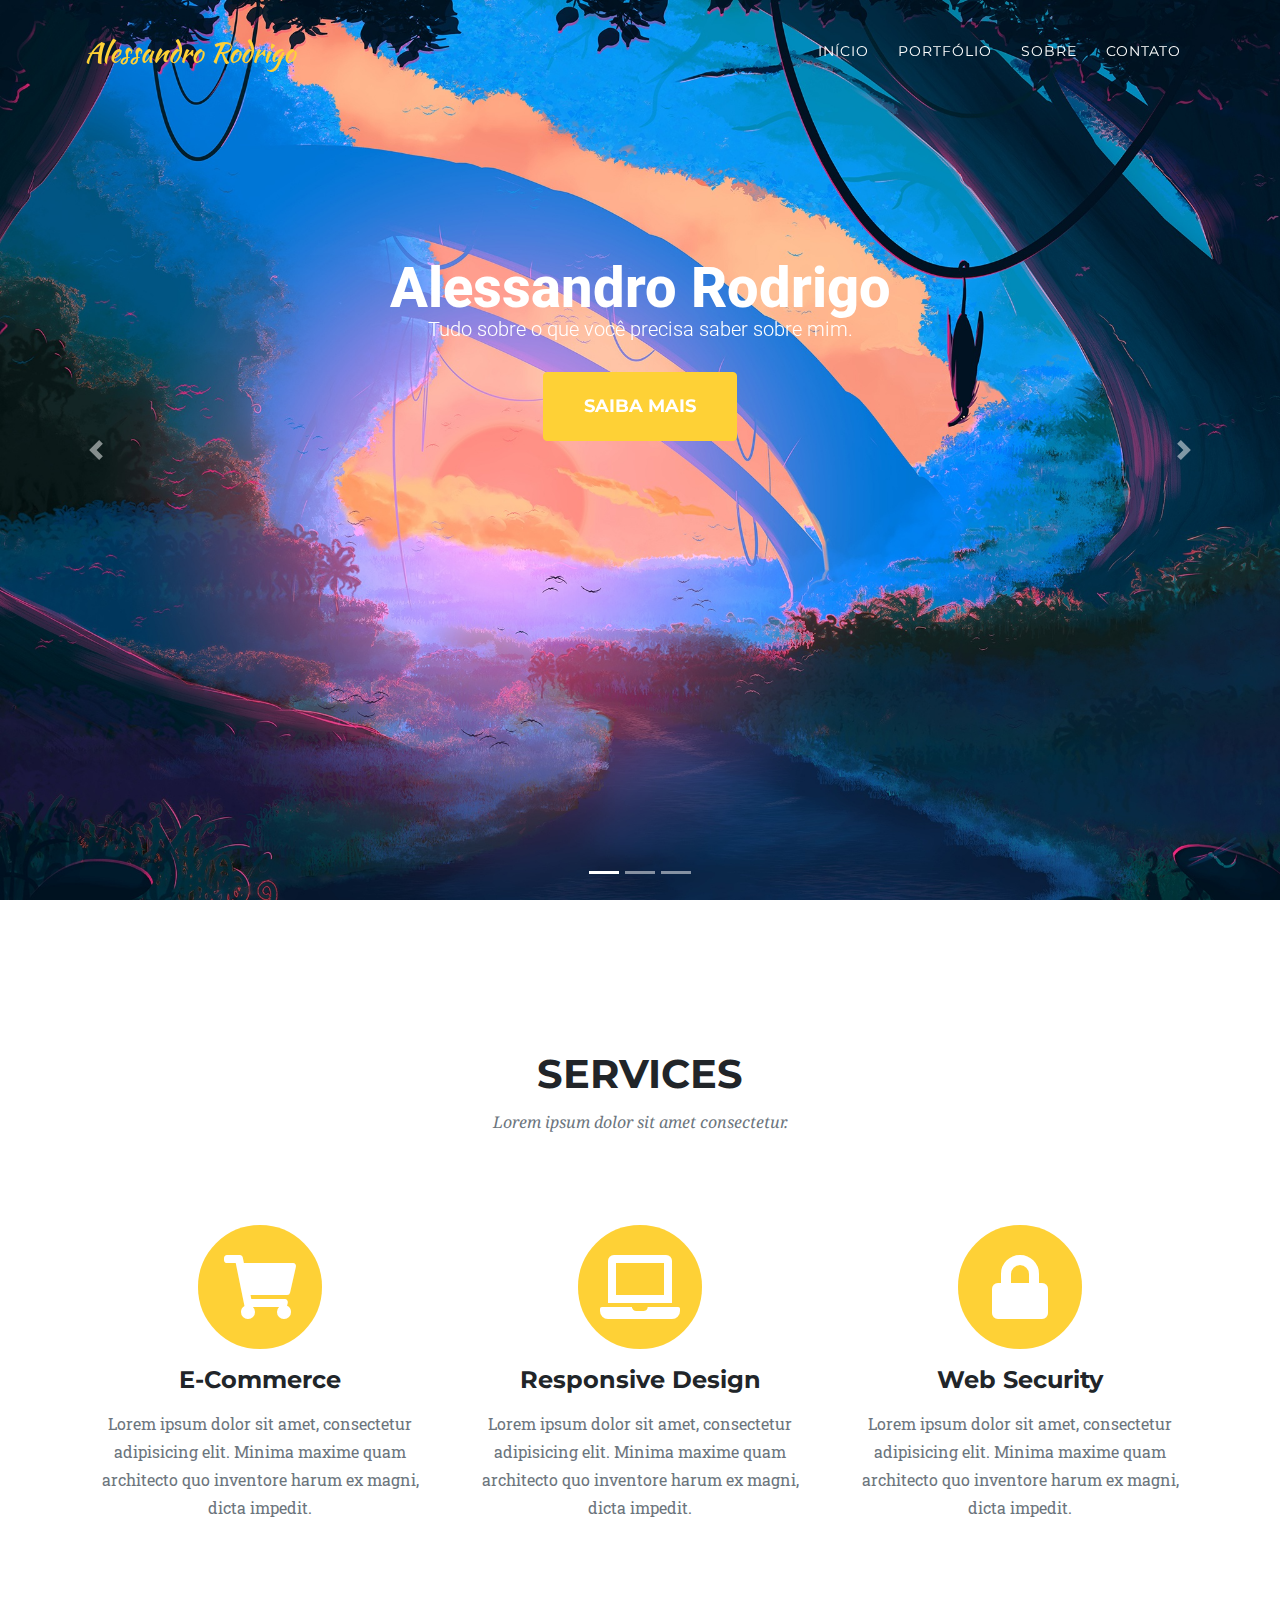
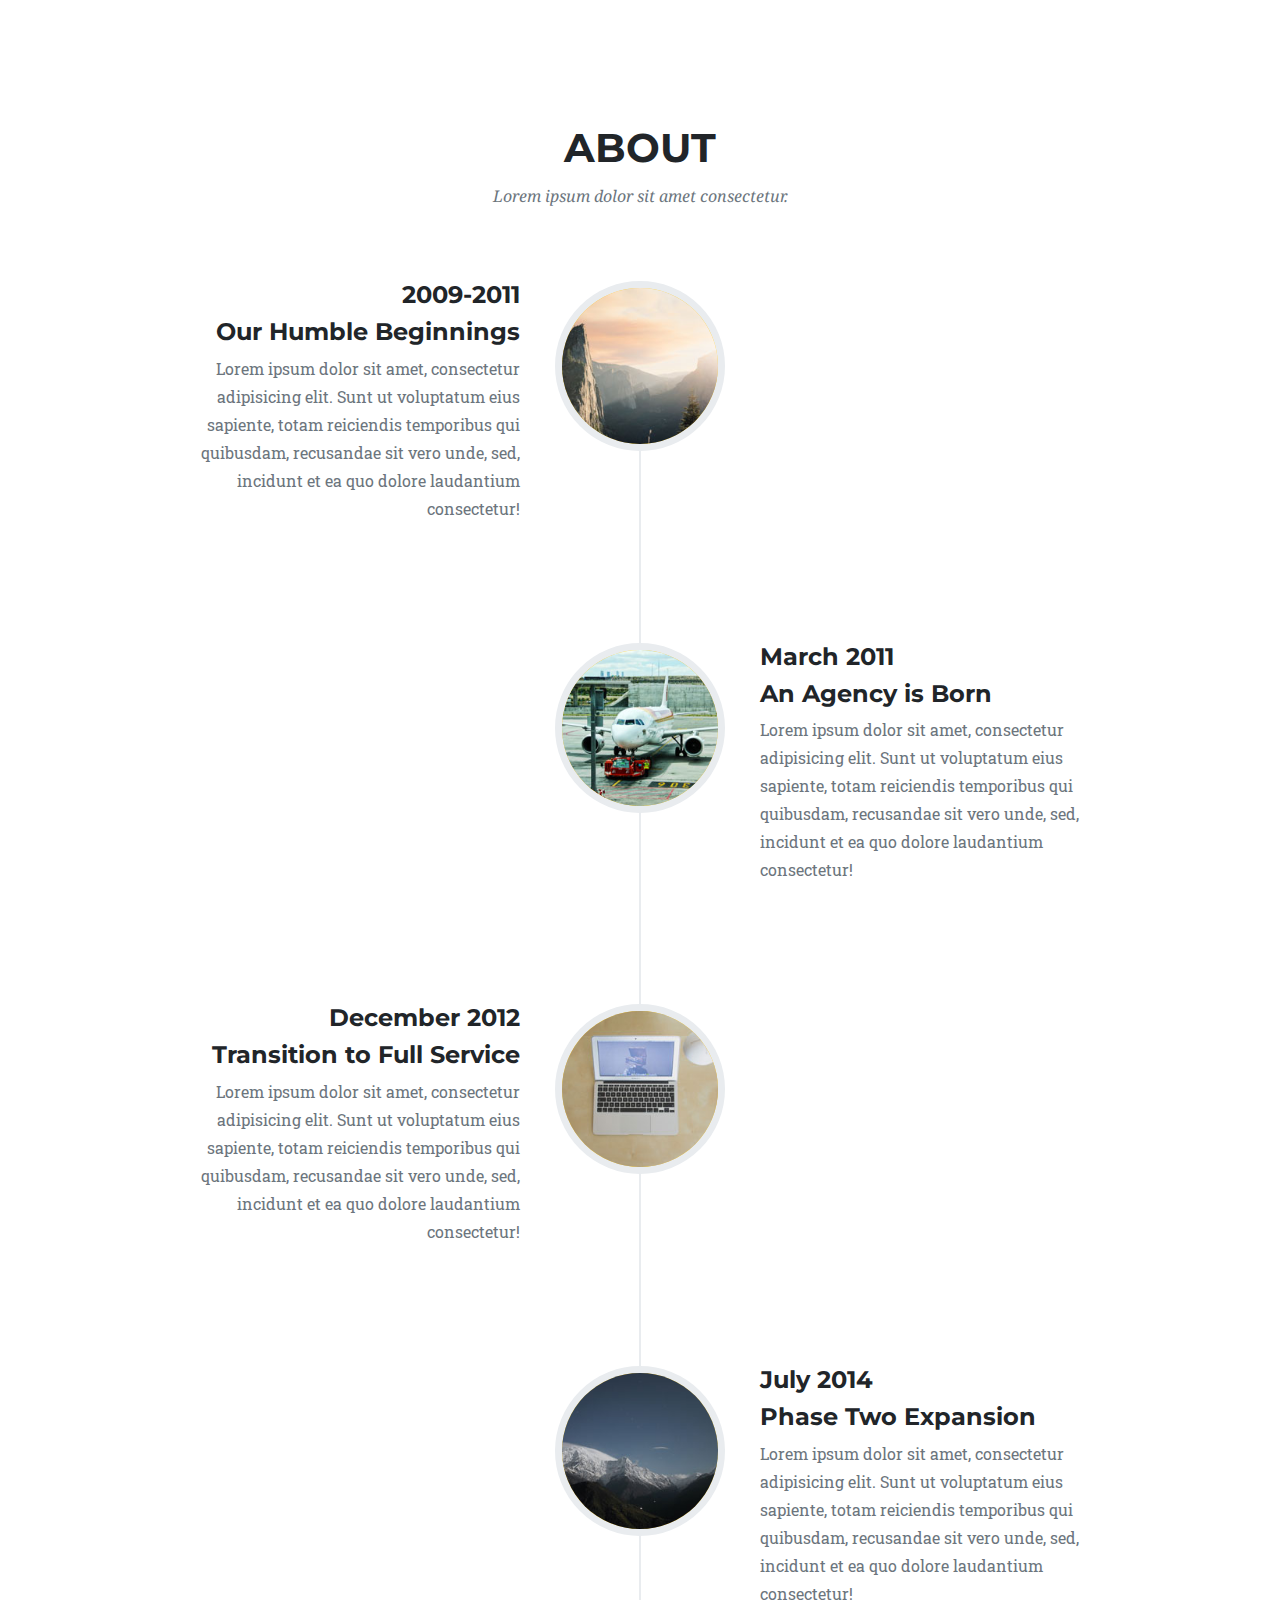
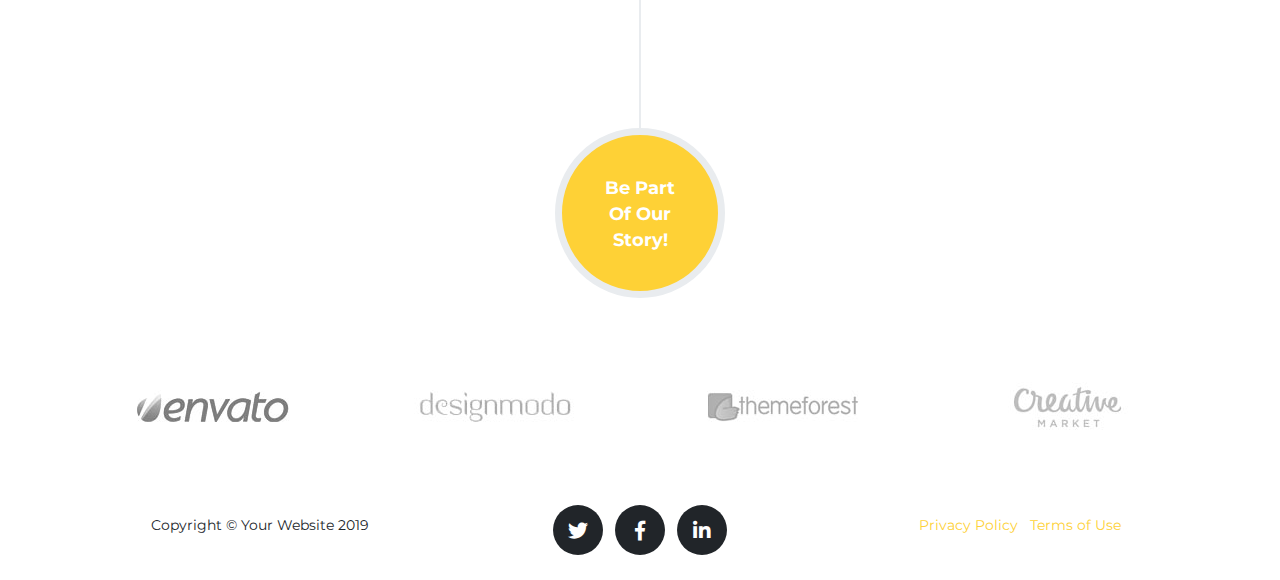
<file: index.html>
<!DOCTYPE html>
<html lang="en">

<head>

  <meta charset="utf-8">
  <meta name="viewport" content="width=device-width, initial-scale=1, shrink-to-fit=no">
  <meta name="description" content="">
  <meta name="author" content="">

  <title>Alessandro Rodrigo - Portfólio</title>

  <!-- Bootstrap core CSS -->
  <link href="vendor/bootstrap/css/bootstrap.min.css" rel="stylesheet">

  <!-- Custom fonts for this template -->
  <link href="vendor/fontawesome-free/css/all.min.css" rel="stylesheet" type="text/css">
  <link href="https://fonts.googleapis.com/css?family=Montserrat:400,700" rel="stylesheet" type="text/css">
  <link href='https://fonts.googleapis.com/css?family=Kaushan+Script' rel='stylesheet' type='text/css'>
  <link href='https://fonts.googleapis.com/css?family=Droid+Serif:400,700,400italic,700italic' rel='stylesheet'
    type='text/css'>
  <link href='https://fonts.googleapis.com/css?family=Roboto+Slab:400,100,300,700' rel='stylesheet' type='text/css'>

  <!-- Custom styles for this template -->
  <link href="css/agency.css" rel="stylesheet">

</head>

<body id="page-top">

  <!-- Navigation -->
  <nav class="navbar navbar-expand-lg navbar-dark fixed-top" id="mainNav">
    <div class="container">
      <a class="navbar-brand js-scroll-trigger" href="#page-top">Alessandro Rodrigo</a>
      <button class="navbar-toggler navbar-toggler-right" type="button" data-toggle="collapse"
        data-target="#navbarResponsive" aria-controls="navbarResponsive" aria-expanded="false"
        aria-label="Toggle navigation">
        Menu
        <i class="fas fa-bars"></i>
      </button>
      <div class="collapse navbar-collapse" id="navbarResponsive">
        <ul class="navbar-nav text-uppercase ml-auto">
          <li class="nav-item">
            <a class="nav-link js-scroll-trigger borderLeftRight" href="index.html">Início</a>
          </li>
          <li class="nav-item">
            <a class="nav-link js-scroll-trigger borderLeftRight" href="portfolio.html">Portfólio</a>
          </li>
          <li class="nav-item">
            <a class="nav-link js-scroll-trigger borderLeftRight" href="#about">Sobre</a>
          </li>
          <li class="nav-item">
            <a class="nav-link js-scroll-trigger borderLeftRight" href="contato.html">Contato</a>
          </li>
        </ul>
      </div>
    </div>
  </nav>

  <!-- Header -->
  <header class="masthead">
    <div id="carouselExampleFade" class="carousel slide carousel-fade" data-ride="carousel">
      <ol class="carousel-indicators">
        <li data-target="#carouselExampleFade" data-slide-to="0" class="active"></li>
        <li data-target="#carouselExampleFade" data-slide-to="1"></li>
        <li data-target="#carouselExampleFade" data-slide-to="2"></li>
      </ol>
      <div class="carousel-inner" role="listbox">
        <!-- Slide One - Set the background image for this slide in the line below -->
        <div class="carousel-item active align-items-center flex-column" id="item-1">
          <div class="carousel-caption d-none intro-text d-md-block">
            <h3 class="display-4">Alessandro Rodrigo</h3>
            <p class="lead">Tudo sobre o que você precisa saber sobre mim.</p>
            <a class="btn btn-primary btn-xl text-uppercase js-scroll-trigger" href="#services">Saiba mais</a>
          </div>
        </div>
        <div class="carousel-item align-items-center flex-column" id="item-2">
          <div class="carousel-caption d-none intro-text d-md-block">
            <h3 class="display-4">Design</h3>
            <p class="lead">Apenas nas horas vagas.</p>
            <a class="btn btn-primary btn-xl text-uppercase js-scroll-trigger" href="#services">Saiba muito mais</a>
          </div>
        </div>
        <div class="carousel-item" id="item-3">
          <div class="carousel-caption d-none intro-text d-md-block">
            <h3 class="display-4">Programador</h3>
            <p class="lead">Também nas horas vagas, me da um serviço.</p>
            <a class="btn btn-primary btn-xl text-uppercase js-scroll-trigger" href="#services">Me da um emprego</a>
          </div>
        </div>
        <a class="carousel-control-prev" href="#carouselExampleFade" role="button" data-slide="prev">
          <span class="carousel-control-prev-icon" aria-hidden="true"></span>
          <span class="sr-only">Previous</span>
        </a>
        <a class="carousel-control-next" href="#carouselExampleFade" role="button" data-slide="next">
          <span class="carousel-control-next-icon" aria-hidden="true"></span>
          <span class="sr-only">Next</span>
        </a>
      </div>
    </div>
    </div>
  </header>

  <!-- Services -->
  <section id="services">
    <div class="container">
      <div class="row">
        <div class="col-lg-12 text-center">
          <h2 class="section-heading text-uppercase">Services</h2>
          <h3 class="section-subheading text-muted">Lorem ipsum dolor sit amet consectetur.</h3>
        </div>
      </div>
      <div class="row text-center">
        <div class="col-md-4 services-item">
          <span class="fa-stack fa-4x">
            <i class="fas fa-circle fa-stack-2x text-primary"></i>
            <i class="fas fa-shopping-cart fa-stack-1x fa-inverse"></i>
          </span>
          <h4 class="service-heading">E-Commerce</h4>
          <p class="text-muted">Lorem ipsum dolor sit amet, consectetur adipisicing elit. Minima maxime quam architecto
            quo inventore harum ex magni, dicta impedit.</p>
        </div>
        <div class="col-md-4 services-item">
          <span class="fa-stack fa-4x">
            <i class="fas fa-circle fa-stack-2x text-primary"></i>
            <i class="fas fa-laptop fa-stack-1x fa-inverse"></i>
          </span>
          <h4 class="service-heading">Responsive Design</h4>
          <p class="text-muted">Lorem ipsum dolor sit amet, consectetur adipisicing elit. Minima maxime quam architecto
            quo inventore harum ex magni, dicta impedit.</p>
        </div>
        <div class="col-md-4 services-item">
          <span class="fa-stack fa-4x">
            <i class="fas fa-circle fa-stack-2x text-primary"></i>
            <i class="fas fa-lock fa-stack-1x fa-inverse"></i>
          </span>
          <h4 class="service-heading">Web Security</h4>
          <p class="text-muted">Lorem ipsum dolor sit amet, consectetur adipisicing elit. Minima maxime quam architecto
            quo inventore harum ex magni, dicta impedit.</p>
        </div>
      </div>
    </div>
  </section>

  <!-- About -->
  <section id="about">
    <div class="container">
      <div class="row">
        <div class="col-lg-12 text-center">
          <h2 class="section-heading text-uppercase">About</h2>
          <h3 class="section-subheading text-muted">Lorem ipsum dolor sit amet consectetur.</h3>
        </div>
      </div>
      <div class="row">
        <div class="col-lg-12">
          <ul class="timeline">
            <li>
              <div class="timeline-image">
                <img class="rounded-circle img-fluid" src="img/about/1.jpg" alt="">
              </div>
              <div class="timeline-panel">
                <div class="timeline-heading">
                  <h4>2009-2011</h4>
                  <h4 class="subheading">Our Humble Beginnings</h4>
                </div>
                <div class="timeline-body">
                  <p class="text-muted">Lorem ipsum dolor sit amet, consectetur adipisicing elit. Sunt ut voluptatum
                    eius sapiente, totam reiciendis temporibus qui quibusdam, recusandae sit vero unde, sed, incidunt et
                    ea quo dolore laudantium consectetur!</p>
                </div>
              </div>
            </li>
            <li class="timeline-inverted">
              <div class="timeline-image">
                <img class="rounded-circle img-fluid" src="img/about/2.jpg" alt="">
              </div>
              <div class="timeline-panel">
                <div class="timeline-heading">
                  <h4>March 2011</h4>
                  <h4 class="subheading">An Agency is Born</h4>
                </div>
                <div class="timeline-body">
                  <p class="text-muted">Lorem ipsum dolor sit amet, consectetur adipisicing elit. Sunt ut voluptatum
                    eius sapiente, totam reiciendis temporibus qui quibusdam, recusandae sit vero unde, sed, incidunt et
                    ea quo dolore laudantium consectetur!</p>
                </div>
              </div>
            </li>
            <li>
              <div class="timeline-image">
                <img class="rounded-circle img-fluid" src="img/about/3.jpg" alt="">
              </div>
              <div class="timeline-panel">
                <div class="timeline-heading">
                  <h4>December 2012</h4>
                  <h4 class="subheading">Transition to Full Service</h4>
                </div>
                <div class="timeline-body">
                  <p class="text-muted">Lorem ipsum dolor sit amet, consectetur adipisicing elit. Sunt ut voluptatum
                    eius sapiente, totam reiciendis temporibus qui quibusdam, recusandae sit vero unde, sed, incidunt et
                    ea quo dolore laudantium consectetur!</p>
                </div>
              </div>
            </li>
            <li class="timeline-inverted">
              <div class="timeline-image">
                <img class="rounded-circle img-fluid" src="img/about/4.jpg" alt="">
              </div>
              <div class="timeline-panel">
                <div class="timeline-heading">
                  <h4>July 2014</h4>
                  <h4 class="subheading">Phase Two Expansion</h4>
                </div>
                <div class="timeline-body">
                  <p class="text-muted">Lorem ipsum dolor sit amet, consectetur adipisicing elit. Sunt ut voluptatum
                    eius sapiente, totam reiciendis temporibus qui quibusdam, recusandae sit vero unde, sed, incidunt et
                    ea quo dolore laudantium consectetur!</p>
                </div>
              </div>
            </li>
            <li class="timeline-inverted">
              <div class="timeline-image">
                <h4>Be Part
                  <br>Of Our
                  <br>Story!</h4>
              </div>
            </li>
          </ul>
        </div>
      </div>
    </div>
  </section>

  <!-- Clients -->
  <section class="py-5">
    <div class="container">
      <div class="row">
        <div class="col-md-3 col-sm-6">
          <a href="#">
            <img class="img-fluid d-block mx-auto" src="img/logos/envato.jpg" alt="">
          </a>
        </div>
        <div class="col-md-3 col-sm-6">
          <a href="#">
            <img class="img-fluid d-block mx-auto" src="img/logos/designmodo.jpg" alt="">
          </a>
        </div>
        <div class="col-md-3 col-sm-6">
          <a href="#">
            <img class="img-fluid d-block mx-auto" src="img/logos/themeforest.jpg" alt="">
          </a>
        </div>
        <div class="col-md-3 col-sm-6">
          <a href="#">
            <img class="img-fluid d-block mx-auto" src="img/logos/creative-market.jpg" alt="">
          </a>
        </div>
      </div>
    </div>
  </section>

  

  <!-- Footer -->
  <footer>
    <div class="container">
      <div class="row">
        <div class="col-md-4">
          <span class="copyright">Copyright &copy; Your Website 2019</span>
        </div>
        <div class="col-md-4">
          <ul class="list-inline social-buttons">
            <li class="list-inline-item">
              <a href="#">
                <i class="fab fa-twitter"></i>
              </a>
            </li>
            <li class="list-inline-item">
              <a href="#">
                <i class="fab fa-facebook-f"></i>
              </a>
            </li>
            <li class="list-inline-item">
              <a href="#">
                <i class="fab fa-linkedin-in"></i>
              </a>
            </li>
          </ul>
        </div>
        <div class="col-md-4">
          <ul class="list-inline quicklinks">
            <li class="list-inline-item">
              <a href="#">Privacy Policy</a>
            </li>
            <li class="list-inline-item">
              <a href="#">Terms of Use</a>
            </li>
          </ul>
        </div>
      </div>
    </div>
  </footer>

  <!-- Bootstrap core JavaScript -->
  <script src="vendor/jquery/jquery.min.js"></script>
  <script src="vendor/bootstrap/js/bootstrap.bundle.min.js"></script>

  <!-- Plugin JavaScript -->
  <script src="vendor/jquery-easing/jquery.easing.min.js"></script>

  <!-- Contact form JavaScript -->
  <script src="js/jqBootstrapValidation.js"></script>
  <script src="js/contact_me.js"></script>

  <!-- Custom scripts for this template -->
  <script src="js/agency.js"></script>

</body>

</html>
</file>
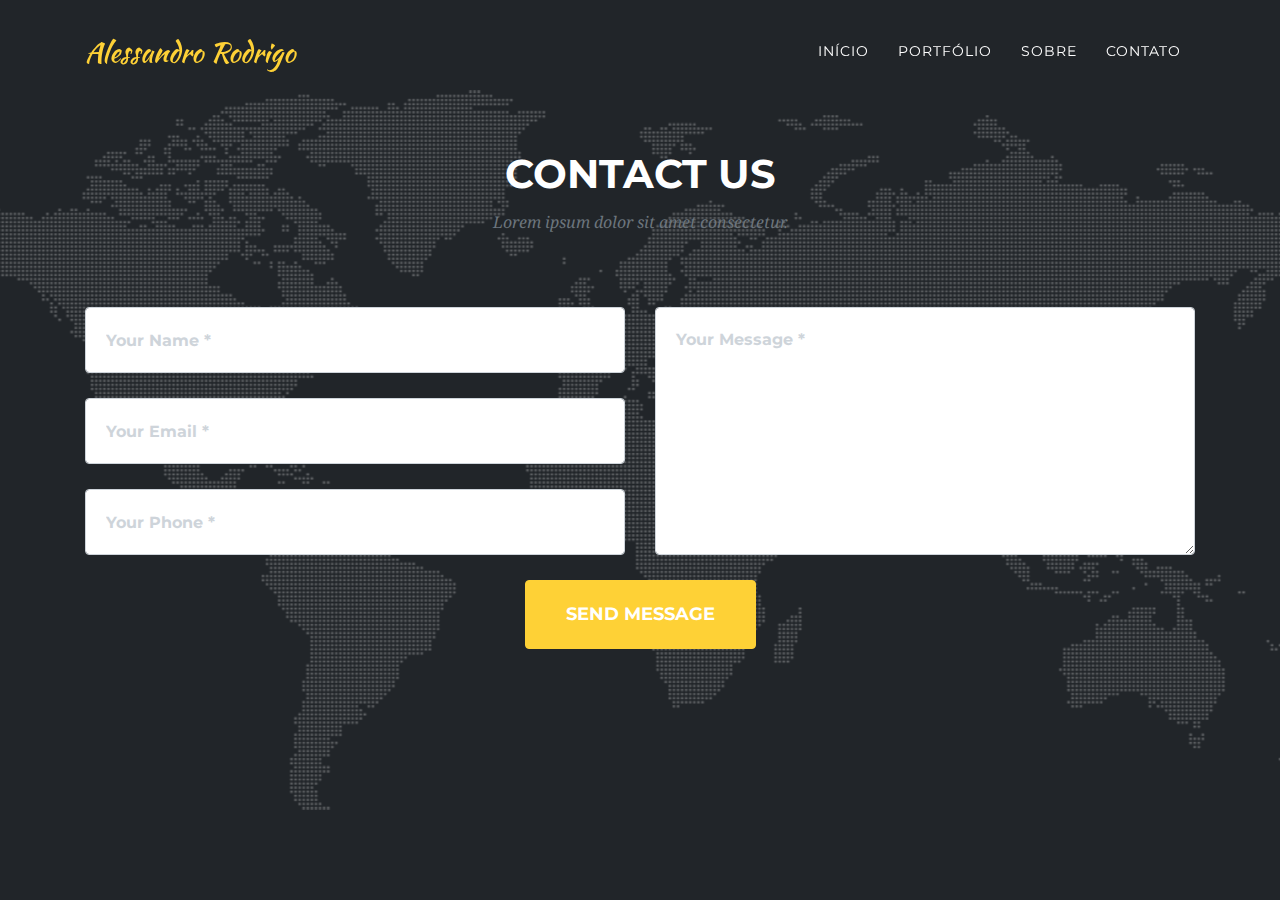
<file: contato.html>
<!DOCTYPE html>
<html lang="en">

<head>

    <meta charset="utf-8">
    <meta name="viewport" content="width=device-width, initial-scale=1, shrink-to-fit=no">
    <meta name="description" content="">
    <meta name="author" content="">

    <title>Alessandro Rodrigo - Portfólio</title>

    <!-- Bootstrap core CSS -->
    <link href="vendor/bootstrap/css/bootstrap.min.css" rel="stylesheet">

    <!-- Custom fonts for this template -->
    <link href="vendor/fontawesome-free/css/all.min.css" rel="stylesheet" type="text/css">
    <link href="https://fonts.googleapis.com/css?family=Montserrat:400,700" rel="stylesheet" type="text/css">
    <link href='https://fonts.googleapis.com/css?family=Kaushan+Script' rel='stylesheet' type='text/css'>
    <link href='https://fonts.googleapis.com/css?family=Droid+Serif:400,700,400italic,700italic' rel='stylesheet'
        type='text/css'>
    <link href='https://fonts.googleapis.com/css?family=Roboto+Slab:400,100,300,700' rel='stylesheet' type='text/css'>

    <!-- Custom styles for this template -->
    <link href="css/agency.css" rel="stylesheet">

</head>

<body>

    <style>
        #contact {
            height: 100vh;
        }
    </style>

    <!-- Navigation -->
    <nav class="navbar navbar-expand-lg navbar-dark fixed-top" id="mainNav">
        <div class="container">
            <a class="navbar-brand js-scroll-trigger" href="#page-top">Alessandro Rodrigo</a>
            <button class="navbar-toggler navbar-toggler-right" type="button" data-toggle="collapse"
                data-target="#navbarResponsive" aria-controls="navbarResponsive" aria-expanded="false"
                aria-label="Toggle navigation">
                Menu
                <i class="fas fa-bars"></i>
            </button>
            <div class="collapse navbar-collapse" id="navbarResponsive">
                <ul class="navbar-nav text-uppercase ml-auto">
                    <li class="nav-item">
                        <a class="nav-link js-scroll-trigger borderLeftRight" href="index.html">Início</a>
                    </li>
                    <li class="nav-item">
                        <a class="nav-link js-scroll-trigger borderLeftRight" href="portfolio.html">Portfólio</a>
                    </li>
                    <li class="nav-item">
                        <a class="nav-link js-scroll-trigger borderLeftRight" href="#about">Sobre</a>
                    </li>
                    <li class="nav-item">
                        <a class="nav-link js-scroll-trigger borderLeftRight" href="contato.html">Contato</a>
                    </li>
                </ul>
            </div>
        </div>
    </nav>


    <!-- Contact -->
    <section id="contact">
        <div class="container">
            <div class="row">
                <div class="col-lg-12 text-center">
                    <h2 class="section-heading text-uppercase">Contact Us</h2>
                    <h3 class="section-subheading text-muted">Lorem ipsum dolor sit amet consectetur.</h3>
                </div>
            </div>
            <div class="row">
                <div class="col-lg-12">
                    <form id="contactForm" name="sentMessage" novalidate="novalidate">
                        <div class="row">
                            <div class="col-md-6">
                                <div class="form-group">
                                    <input class="form-control" id="name" type="text" placeholder="Your Name *"
                                        required="required" data-validation-required-message="Please enter your name.">
                                    <p class="help-block text-danger"></p>
                                </div>
                                <div class="form-group">
                                    <input class="form-control" id="email" type="email" placeholder="Your Email *"
                                        required="required"
                                        data-validation-required-message="Please enter your email address.">
                                    <p class="help-block text-danger"></p>
                                </div>
                                <div class="form-group">
                                    <input class="form-control" id="phone" type="tel" placeholder="Your Phone *"
                                        required="required"
                                        data-validation-required-message="Please enter your phone number.">
                                    <p class="help-block text-danger"></p>
                                </div>
                            </div>
                            <div class="col-md-6">
                                <div class="form-group">
                                    <textarea class="form-control" id="message" placeholder="Your Message *"
                                        required="required"
                                        data-validation-required-message="Please enter a message."></textarea>
                                    <p class="help-block text-danger"></p>
                                </div>
                            </div>
                            <div class="clearfix"></div>
                            <div class="col-lg-12 text-center">
                                <div id="success"></div>
                                <button id="sendMessageButton" class="btn btn-primary btn-xl text-uppercase"
                                    type="submit">Send
                                    Message</button>
                            </div>
                        </div>
                    </form>
                </div>
            </div>
        </div>
    </section>

    <!-- Bootstrap core JavaScript -->
    <script src="vendor/jquery/jquery.min.js"></script>
    <script src="vendor/bootstrap/js/bootstrap.bundle.min.js"></script>

    <!-- Plugin JavaScript -->
    <script src="vendor/jquery-easing/jquery.easing.min.js"></script>

    <!-- Contact form JavaScript -->
    <script src="js/jqBootstrapValidation.js"></script>
    <script src="js/contact_me.js"></script>

    <!-- Custom scripts for this template -->
    <script src="js/agency.js"></script>

</body>
</file>
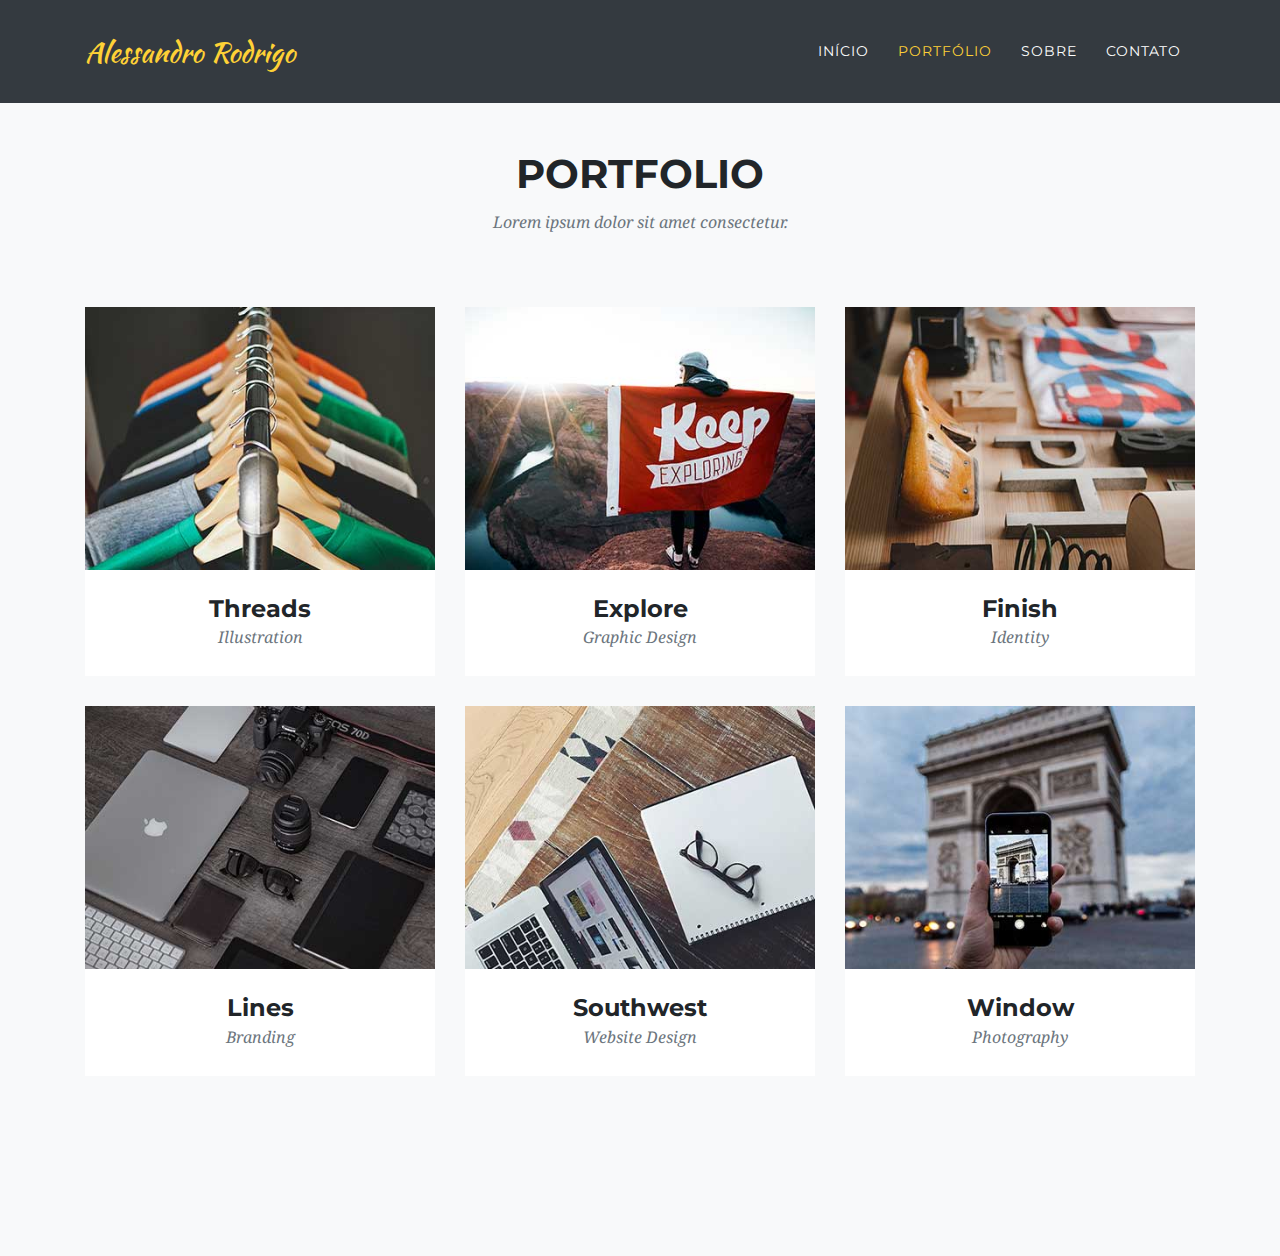
<file: portfolio.html>
<!DOCTYPE html>
<html lang="en">

<head>

    <meta charset="utf-8">
    <meta name="viewport" content="width=device-width, initial-scale=1, shrink-to-fit=no">
    <meta name="description" content="">
    <meta name="author" content="">

    <title>Alessandro Rodrigo - Portfólio</title>

    <!-- Bootstrap core CSS -->
    <link href="vendor/bootstrap/css/bootstrap.min.css" rel="stylesheet">

    <!-- Custom fonts for this template -->
    <link href="vendor/fontawesome-free/css/all.min.css" rel="stylesheet" type="text/css">
    <link href="https://fonts.googleapis.com/css?family=Montserrat:400,700" rel="stylesheet" type="text/css">
    <link href='https://fonts.googleapis.com/css?family=Kaushan+Script' rel='stylesheet' type='text/css'>
    <link href='https://fonts.googleapis.com/css?family=Droid+Serif:400,700,400italic,700italic' rel='stylesheet'
        type='text/css'>
    <link href='https://fonts.googleapis.com/css?family=Roboto+Slab:400,100,300,700' rel='stylesheet' type='text/css'>

    <!-- Custom styles for this template -->
    <link href="css/agency.css" rel="stylesheet">

</head>

<body id="page-top">

    <!-- Navigation -->
    <nav class="navbar navbar-expand-lg navbar-dark fixed-top bg-dark" id="mainNav">
        <div class="container">
            <a class="navbar-brand js-scroll-trigger" href="#page-top">Alessandro Rodrigo</a>
            <button class="navbar-toggler navbar-toggler-right" type="button" data-toggle="collapse"
                data-target="#navbarResponsive" aria-controls="navbarResponsive" aria-expanded="false"
                aria-label="Toggle navigation">
                Menu
                <i class="fas fa-bars"></i>
            </button>
            <div class="collapse navbar-collapse" id="navbarResponsive">
                <ul class="navbar-nav text-uppercase ml-auto">
                    <li class="nav-item">
                        <a class="nav-link js-scroll-trigger borderLeftRight" href="index.html">Início</a>
                    </li>
                    <li class="nav-item">
                        <a class="nav-link js-scroll-trigger borderLeftRight" href="#portfolio">Portfólio</a>
                    </li>
                    <li class="nav-item">
                        <a class="nav-link js-scroll-trigger borderLeftRight" href="#about">Sobre</a>
                    </li>
                    <li class="nav-item">
                        <a class="nav-link js-scroll-trigger borderLeftRight" href="contato.html">Contato</a>
                    </li>
                </ul>
            </div>
        </div>
    </nav>

    <!-- Portfolio Grid -->
    <section class="bg-light" id="portfolio">
        <div class="container">
            <div class="row">
                <div class="col-lg-12 text-center">
                    <h2 class="section-heading text-uppercase">Portfolio</h2>
                    <h3 class="section-subheading text-muted">Lorem ipsum dolor sit amet consectetur.</h3>
                </div>
            </div>
            <div class="row">
                <div class="col-md-4 col-sm-6 portfolio-item">
                    <a class="portfolio-link" data-toggle="modal" href="#portfolioModal1">
                        <div class="portfolio-hover">
                            <div class="portfolio-hover-content">
                                <i class="fas fa-plus fa-3x"></i>
                            </div>
                        </div>
                        <img class="img-fluid" src="img/portfolio/01-thumbnail.jpg" alt="">
                    </a>
                    <div class="portfolio-caption">
                        <h4>Threads</h4>
                        <p class="text-muted">Illustration</p>
                    </div>
                </div>
                <div class="col-md-4 col-sm-6 portfolio-item">
                    <a class="portfolio-link" data-toggle="modal" href="#portfolioModal2">
                        <div class="portfolio-hover">
                            <div class="portfolio-hover-content">
                                <i class="fas fa-plus fa-3x"></i>
                            </div>
                        </div>
                        <img class="img-fluid" src="img/portfolio/02-thumbnail.jpg" alt="">
                    </a>
                    <div class="portfolio-caption">
                        <h4>Explore</h4>
                        <p class="text-muted">Graphic Design</p>
                    </div>
                </div>
                <div class="col-md-4 col-sm-6 portfolio-item">
                    <a class="portfolio-link" data-toggle="modal" href="#portfolioModal3">
                        <div class="portfolio-hover">
                            <div class="portfolio-hover-content">
                                <i class="fas fa-plus fa-3x"></i>
                            </div>
                        </div>
                        <img class="img-fluid" src="img/portfolio/03-thumbnail.jpg" alt="">
                    </a>
                    <div class="portfolio-caption">
                        <h4>Finish</h4>
                        <p class="text-muted">Identity</p>
                    </div>
                </div>
                <div class="col-md-4 col-sm-6 portfolio-item">
                    <a class="portfolio-link" data-toggle="modal" href="#portfolioModal4">
                        <div class="portfolio-hover">
                            <div class="portfolio-hover-content">
                                <i class="fas fa-plus fa-3x"></i>
                            </div>
                        </div>
                        <img class="img-fluid" src="img/portfolio/04-thumbnail.jpg" alt="">
                    </a>
                    <div class="portfolio-caption">
                        <h4>Lines</h4>
                        <p class="text-muted">Branding</p>
                    </div>
                </div>
                <div class="col-md-4 col-sm-6 portfolio-item">
                    <a class="portfolio-link" data-toggle="modal" href="#portfolioModal5">
                        <div class="portfolio-hover">
                            <div class="portfolio-hover-content">
                                <i class="fas fa-plus fa-3x"></i>
                            </div>
                        </div>
                        <img class="img-fluid" src="img/portfolio/05-thumbnail.jpg" alt="">
                    </a>
                    <div class="portfolio-caption">
                        <h4>Southwest</h4>
                        <p class="text-muted">Website Design</p>
                    </div>
                </div>
                <div class="col-md-4 col-sm-6 portfolio-item">
                    <a class="portfolio-link" data-toggle="modal" href="#portfolioModal6">
                        <div class="portfolio-hover">
                            <div class="portfolio-hover-content">
                                <i class="fas fa-plus fa-3x"></i>
                            </div>
                        </div>
                        <img class="img-fluid" src="img/portfolio/06-thumbnail.jpg" alt="">
                    </a>
                    <div class="portfolio-caption">
                        <h4>Window</h4>
                        <p class="text-muted">Photography</p>
                    </div>
                </div>
            </div>
        </div>
    </section>



    <!-- Portfolio Modals -->

    <!-- Modal 1 -->
    <div class="portfolio-modal modal fade" id="portfolioModal1" tabindex="-1" role="dialog" aria-hidden="true">
        <div class="modal-dialog">
            <div class="modal-content">
                <div class="close-modal" data-dismiss="modal">
                    <div class="lr">
                        <div class="rl"></div>
                    </div>
                </div>
                <div class="container">
                    <div class="row">
                        <div class="col-lg-8 mx-auto">
                            <div class="modal-body">
                                <!-- Project Details Go Here -->
                                <h2 class="text-uppercase">Project Name</h2>
                                <p class="item-intro text-muted">Lorem ipsum dolor sit amet consectetur.</p>
                                <img class="img-fluid d-block mx-auto" src="img/portfolio/01-full.jpg" alt="">
                                <p>Use this area to describe your project. Lorem ipsum dolor sit amet, consectetur
                                    adipisicing elit. Est
                                    blanditiis dolorem culpa incidunt minus dignissimos deserunt repellat aperiam quasi
                                    sunt officia
                                    expedita beatae cupiditate, maiores repudiandae, nostrum, reiciendis facere nemo!
                                </p>
                                <ul class="list-inline">
                                    <li>Date: January 2017</li>
                                    <li>Client: Threads</li>
                                    <li>Category: Illustration</li>
                                </ul>
                                <button class="btn btn-primary" data-dismiss="modal" type="button">
                                    <i class="fas fa-times"></i>
                                    Close Project</button>
                            </div>
                        </div>
                    </div>
                </div>
            </div>
        </div>
    </div>

    <!-- Modal 2 -->
    <div class="portfolio-modal modal fade" id="portfolioModal2" tabindex="-1" role="dialog" aria-hidden="true">
        <div class="modal-dialog">
            <div class="modal-content">
                <div class="close-modal" data-dismiss="modal">
                    <div class="lr">
                        <div class="rl"></div>
                    </div>
                </div>
                <div class="container">
                    <div class="row">
                        <div class="col-lg-8 mx-auto">
                            <div class="modal-body">
                                <!-- Project Details Go Here -->
                                <h2 class="text-uppercase">Project Name</h2>
                                <p class="item-intro text-muted">Lorem ipsum dolor sit amet consectetur.</p>
                                <img class="img-fluid d-block mx-auto" src="img/portfolio/02-full.jpg" alt="">
                                <p>Use this area to describe your project. Lorem ipsum dolor sit amet, consectetur
                                    adipisicing elit. Est
                                    blanditiis dolorem culpa incidunt minus dignissimos deserunt repellat aperiam quasi
                                    sunt officia
                                    expedita beatae cupiditate, maiores repudiandae, nostrum, reiciendis facere nemo!
                                </p>
                                <ul class="list-inline">
                                    <li>Date: January 2017</li>
                                    <li>Client: Explore</li>
                                    <li>Category: Graphic Design</li>
                                </ul>
                                <button class="btn btn-primary" data-dismiss="modal" type="button">
                                    <i class="fas fa-times"></i>
                                    Close Project</button>
                            </div>
                        </div>
                    </div>
                </div>
            </div>
        </div>
    </div>

    <!-- Modal 3 -->
    <div class="portfolio-modal modal fade" id="portfolioModal3" tabindex="-1" role="dialog" aria-hidden="true">
        <div class="modal-dialog">
            <div class="modal-content">
                <div class="close-modal" data-dismiss="modal">
                    <div class="lr">
                        <div class="rl"></div>
                    </div>
                </div>
                <div class="container">
                    <div class="row">
                        <div class="col-lg-8 mx-auto">
                            <div class="modal-body">
                                <!-- Project Details Go Here -->
                                <h2 class="text-uppercase">Project Name</h2>
                                <p class="item-intro text-muted">Lorem ipsum dolor sit amet consectetur.</p>
                                <img class="img-fluid d-block mx-auto" src="img/portfolio/03-full.jpg" alt="">
                                <p>Use this area to describe your project. Lorem ipsum dolor sit amet, consectetur
                                    adipisicing elit. Est
                                    blanditiis dolorem culpa incidunt minus dignissimos deserunt repellat aperiam quasi
                                    sunt officia
                                    expedita beatae cupiditate, maiores repudiandae, nostrum, reiciendis facere nemo!
                                </p>
                                <ul class="list-inline">
                                    <li>Date: January 2017</li>
                                    <li>Client: Finish</li>
                                    <li>Category: Identity</li>
                                </ul>
                                <button class="btn btn-primary" data-dismiss="modal" type="button">
                                    <i class="fas fa-times"></i>
                                    Close Project</button>
                            </div>
                        </div>
                    </div>
                </div>
            </div>
        </div>
    </div>

    <!-- Modal 4 -->
    <div class="portfolio-modal modal fade" id="portfolioModal4" tabindex="-1" role="dialog" aria-hidden="true">
        <div class="modal-dialog">
            <div class="modal-content">
                <div class="close-modal" data-dismiss="modal">
                    <div class="lr">
                        <div class="rl"></div>
                    </div>
                </div>
                <div class="container">
                    <div class="row">
                        <div class="col-lg-8 mx-auto">
                            <div class="modal-body">
                                <!-- Project Details Go Here -->
                                <h2 class="text-uppercase">Project Name</h2>
                                <p class="item-intro text-muted">Lorem ipsum dolor sit amet consectetur.</p>
                                <img class="img-fluid d-block mx-auto" src="img/portfolio/04-full.jpg" alt="">
                                <p>Use this area to describe your project. Lorem ipsum dolor sit amet, consectetur
                                    adipisicing elit. Est
                                    blanditiis dolorem culpa incidunt minus dignissimos deserunt repellat aperiam quasi
                                    sunt officia
                                    expedita beatae cupiditate, maiores repudiandae, nostrum, reiciendis facere nemo!
                                </p>
                                <ul class="list-inline">
                                    <li>Date: January 2017</li>
                                    <li>Client: Lines</li>
                                    <li>Category: Branding</li>
                                </ul>
                                <button class="btn btn-primary" data-dismiss="modal" type="button">
                                    <i class="fas fa-times"></i>
                                    Close Project</button>
                            </div>
                        </div>
                    </div>
                </div>
            </div>
        </div>
    </div>

    <!-- Modal 5 -->
    <div class="portfolio-modal modal fade" id="portfolioModal5" tabindex="-1" role="dialog" aria-hidden="true">
        <div class="modal-dialog">
            <div class="modal-content">
                <div class="close-modal" data-dismiss="modal">
                    <div class="lr">
                        <div class="rl"></div>
                    </div>
                </div>
                <div class="container">
                    <div class="row">
                        <div class="col-lg-8 mx-auto">
                            <div class="modal-body">
                                <!-- Project Details Go Here -->
                                <h2 class="text-uppercase">Project Name</h2>
                                <p class="item-intro text-muted">Lorem ipsum dolor sit amet consectetur.</p>
                                <img class="img-fluid d-block mx-auto" src="img/portfolio/05-full.jpg" alt="">
                                <p>Use this area to describe your project. Lorem ipsum dolor sit amet, consectetur
                                    adipisicing elit. Est
                                    blanditiis dolorem culpa incidunt minus dignissimos deserunt repellat aperiam quasi
                                    sunt officia
                                    expedita beatae cupiditate, maiores repudiandae, nostrum, reiciendis facere nemo!
                                </p>
                                <ul class="list-inline">
                                    <li>Date: January 2017</li>
                                    <li>Client: Southwest</li>
                                    <li>Category: Website Design</li>
                                </ul>
                                <button class="btn btn-primary" data-dismiss="modal" type="button">
                                    <i class="fas fa-times"></i>
                                    Close Project</button>
                            </div>
                        </div>
                    </div>
                </div>
            </div>
        </div>
    </div>

    <!-- Modal 6 -->
    <div class="portfolio-modal modal fade" id="portfolioModal6" tabindex="-1" role="dialog" aria-hidden="true">
        <div class="modal-dialog">
            <div class="modal-content">
                <div class="close-modal" data-dismiss="modal">
                    <div class="lr">
                        <div class="rl"></div>
                    </div>
                </div>
                <div class="container">
                    <div class="row">
                        <div class="col-lg-8 mx-auto">
                            <div class="modal-body">
                                <!-- Project Details Go Here -->
                                <h2 class="text-uppercase">Project Name</h2>
                                <p class="item-intro text-muted">Lorem ipsum dolor sit amet consectetur.</p>
                                <img class="img-fluid d-block mx-auto" src="img/portfolio/06-full.jpg" alt="">
                                <p>Use this area to describe your project. Lorem ipsum dolor sit amet, consectetur
                                    adipisicing elit. Est
                                    blanditiis dolorem culpa incidunt minus dignissimos deserunt repellat aperiam quasi
                                    sunt officia
                                    expedita beatae cupiditate, maiores repudiandae, nostrum, reiciendis facere nemo!
                                </p>
                                <ul class="list-inline">
                                    <li>Date: January 2017</li>
                                    <li>Client: Window</li>
                                    <li>Category: Photography</li>
                                </ul>
                                <button class="btn btn-primary" data-dismiss="modal" type="button">
                                    <i class="fas fa-times"></i>
                                    Close Project</button>
                            </div>
                        </div>
                    </div>
                </div>
            </div>
        </div>
    </div>


    <!-- Bootstrap core JavaScript -->
    <script src="vendor/jquery/jquery.min.js"></script>
    <script src="vendor/bootstrap/js/bootstrap.bundle.min.js"></script>

    <!-- Plugin JavaScript -->
    <script src="vendor/jquery-easing/jquery.easing.min.js"></script>

    <!-- Contact form JavaScript -->
    <script src="js/jqBootstrapValidation.js"></script>
    <script src="js/contact_me.js"></script>

    <!-- Custom scripts for this template -->
    <script src="js/agency.js"></script>
</body>


</html>
</file>
<file: css/agency.css>
/*!
 * Start Bootstrap - Agency v5.0.7 (https://startbootstrap.com/template-overviews/agency)
 * Copyright 2013-2019 Start Bootstrap
 * Licensed under MIT (https://github.com/BlackrockDigital/startbootstrap-agency/blob/master/LICENSE)
 */

@import url('https://fonts.googleapis.com/css?family=Roboto:300,400');

body {
  overflow-x: hidden;
  font-family: 'Roboto Slab', -apple-system, BlinkMacSystemFont, 'Segoe UI', Roboto, 'Helvetica Neue', Arial, sans-serif, 'Apple Color Emoji', 'Segoe UI Emoji', 'Segoe UI Symbol', 'Noto Color Emoji';
}

p {
  line-height: 1.75;
}

a {
  color: #fed136;
}

a:hover {
  color: #fec503;
}

.text-primary {
  color: #fed136 !important;
}

h1,
h2,
h3,
h4,
h5,
h6 {
  font-weight: 700;
  font-family: 'Montserrat', -apple-system, BlinkMacSystemFont, 'Segoe UI', Roboto, 'Helvetica Neue', Arial, sans-serif, 'Apple Color Emoji', 'Segoe UI Emoji', 'Segoe UI Symbol', 'Noto Color Emoji';
}

section {
  padding: 100px 0;
}

section h2.section-heading {
  font-size: 40px;
  margin-top: 0;
  margin-bottom: 15px;
}

section h3.section-subheading {
  font-size: 16px;
  font-weight: 400;
  font-style: italic;
  margin-bottom: 75px;
  text-transform: none;
  font-family: 'Droid Serif', -apple-system, BlinkMacSystemFont, 'Segoe UI', Roboto, 'Helvetica Neue', Arial, sans-serif, 'Apple Color Emoji', 'Segoe UI Emoji', 'Segoe UI Symbol', 'Noto Color Emoji';
}

@media (min-width: 768px) {
  section {
    padding: 150px 0;
  }
  #about{
    padding: 20px 0;
  }
}

.btn {
  font-family: 'Montserrat', -apple-system, BlinkMacSystemFont, 'Segoe UI', Roboto, 'Helvetica Neue', Arial, sans-serif, 'Apple Color Emoji', 'Segoe UI Emoji', 'Segoe UI Symbol', 'Noto Color Emoji';
  font-weight: 700;
}

.btn-xl {
  font-size: 18px;
  padding: 20px 40px;
}

.btn-primary {
  background-color: #fed136;
  border-color: #fed136;
}

.btn-primary:active, .btn-primary:focus, .btn-primary:hover {
  background-color: #fec810 !important;
  border-color: #fec810 !important;
  color: white;
}

.btn-primary:active, .btn-primary:focus {
  -webkit-box-shadow: 0 0 0 0.2rem rgba(254, 209, 55, 0.5) !important;
  box-shadow: 0 0 0 0.2rem rgba(254, 209, 55, 0.5) !important;
}

::selection {
  background: #fed136;
  text-shadow: none;
}

img::selection {
  background: transparent;
}

img::-moz-selection {
  background: transparent;
}

#mainNav {
  background-color: #212529;
}

#mainNav .navbar-toggler {
  font-size: 12px;
  right: 0;
  padding: 13px;
  text-transform: uppercase;
  color: white;
  border: 0;
  background-color: #fed136;
  font-family: 'Montserrat', -apple-system, BlinkMacSystemFont, 'Segoe UI', Roboto, 'Helvetica Neue', Arial, sans-serif, 'Apple Color Emoji', 'Segoe UI Emoji', 'Segoe UI Symbol', 'Noto Color Emoji';
}

#mainNav .navbar-brand {
  color: #fed136;
  font-family: 'Kaushan Script', -apple-system, BlinkMacSystemFont, 'Segoe UI', Roboto, 'Helvetica Neue', Arial, sans-serif, 'Apple Color Emoji', 'Segoe UI Emoji', 'Segoe UI Symbol', 'Noto Color Emoji';
}

#mainNav .navbar-brand.active, #mainNav .navbar-brand:active, #mainNav .navbar-brand:focus, #mainNav .navbar-brand:hover {
  color: #fec503;
}

#mainNav .navbar-nav .nav-item .nav-link {
  font-size: 90%;
  font-weight: 400;
  padding: 0.75em 0;
  letter-spacing: 1px;
  color: white;
  font-family: 'Montserrat', -apple-system, BlinkMacSystemFont, 'Segoe UI', Roboto, 'Helvetica Neue', Arial, sans-serif, 'Apple Color Emoji', 'Segoe UI Emoji', 'Segoe UI Symbol', 'Noto Color Emoji';
}

#mainNav .navbar-nav .nav-item .nav-link.active, #mainNav .navbar-nav .nav-item .nav-link:hover {
  color: #fed136;
}

@media (min-width: 992px) {
  #mainNav {
    padding-top: 25px;
    padding-bottom: 25px;
    -webkit-transition: padding-top 0.3s, padding-bottom 0.3s;
    transition: padding-top 0.3s, padding-bottom 0.3s;
    border: none;
    background-color: transparent;
  }
  #mainNav .navbar-brand {
    font-size: 1.75em;
    -webkit-transition: all 0.3s;
    transition: all 0.3s;
  }
  #mainNav .navbar-nav .nav-item .nav-link {
    padding: 0em 0em !important;
    margin: 1.1em 1em !important;
  }
  #mainNav.navbar-shrink {
    padding-top: 0;
    padding-bottom: 0;
    background-color: #212529;
  }
  #mainNav.navbar-shrink .navbar-brand {
    font-size: 1.25em;
    padding: 12px 0;
  }
}

header.masthead {
  text-align: center;
  color: white;
  height: 100vh;
}

header.masthead .intro-text {
  padding-top: 150px;
  padding-bottom: 100px;
}

header.masthead .intro-text .intro-lead-in {
  font-size: 22px;
  font-style: italic;
  line-height: 22px;
  margin-bottom: 25px;
  font-family: 'Droid Serif', -apple-system, BlinkMacSystemFont, 'Segoe UI', Roboto, 'Helvetica Neue', Arial, sans-serif, 'Apple Color Emoji', 'Segoe UI Emoji', 'Segoe UI Symbol', 'Noto Color Emoji';
}

header.masthead .intro-text .intro-heading {
  font-size: 50px;
  font-weight: 700;
  line-height: 50px;
  margin-bottom: 25px;
  font-family: 'Montserrat', -apple-system, BlinkMacSystemFont, 'Segoe UI', Roboto, 'Helvetica Neue', Arial, sans-serif, 'Apple Color Emoji', 'Segoe UI Emoji', 'Segoe UI Symbol', 'Noto Color Emoji';
}

@media (min-width: 768px) {
  header.masthead .intro-text {
    padding-top: 300px;
    padding-bottom: 200px;
  }
  header.masthead .intro-text .intro-lead-in {
    font-size: 40px;
    font-style: italic;
    line-height: 40px;
    margin-bottom: 25px;
    font-family: 'Droid Serif', -apple-system, BlinkMacSystemFont, 'Segoe UI', Roboto, 'Helvetica Neue', Arial, sans-serif, 'Apple Color Emoji', 'Segoe UI Emoji', 'Segoe UI Symbol', 'Noto Color Emoji';
  }
  header.masthead .intro-text .intro-heading {
    font-size: 75px;
    font-weight: 700;
    line-height: 75px;
    margin-bottom: 50px;
    font-family: 'Montserrat', -apple-system, BlinkMacSystemFont, 'Segoe UI', Roboto, 'Helvetica Neue', Arial, sans-serif, 'Apple Color Emoji', 'Segoe UI Emoji', 'Segoe UI Symbol', 'Noto Color Emoji';
  }
}

.service-heading {
  margin: 15px 0;
  text-transform: none;
}

#portfolio .portfolio-item {
  right: 0;
  margin: 0 0 15px;
}

#portfolio .portfolio-item .portfolio-link {
  position: relative;
  display: block;
  max-width: 400px;
  margin: 0 auto;
  cursor: pointer;
}

#portfolio .portfolio-item .portfolio-link .portfolio-hover {
  position: absolute;
  width: 100%;
  height: 100%;
  -webkit-transition: all ease 0.5s;
  transition: all ease 0.5s;
  opacity: 0;
  background: rgba(254, 209, 54, 0.9);
}

#portfolio .portfolio-item .portfolio-link .portfolio-hover:hover {
  opacity: 1;
}

#portfolio .portfolio-item .portfolio-link .portfolio-hover .portfolio-hover-content {
  font-size: 20px;
  position: absolute;
  top: 50%;
  width: 100%;
  height: 20px;
  margin-top: -12px;
  text-align: center;
  color: white;
}

#portfolio .portfolio-item .portfolio-link .portfolio-hover .portfolio-hover-content i {
  margin-top: -12px;
}

#portfolio .portfolio-item .portfolio-link .portfolio-hover .portfolio-hover-content h3,
#portfolio .portfolio-item .portfolio-link .portfolio-hover .portfolio-hover-content h4 {
  margin: 0;
}

#portfolio .portfolio-item .portfolio-caption {
  max-width: 400px;
  margin: 0 auto;
  padding: 25px;
  text-align: center;
  background-color: #fff;
}

#portfolio .portfolio-item .portfolio-caption h4 {
  margin: 0;
  text-transform: none;
}

#portfolio .portfolio-item .portfolio-caption p {
  font-size: 16px;
  font-style: italic;
  margin: 0;
  font-family: 'Droid Serif', -apple-system, BlinkMacSystemFont, 'Segoe UI', Roboto, 'Helvetica Neue', Arial, sans-serif, 'Apple Color Emoji', 'Segoe UI Emoji', 'Segoe UI Symbol', 'Noto Color Emoji';
}

#portfolio * {
  z-index: 2;
}

@media (min-width: 767px) {
  #portfolio .portfolio-item {
    margin: 0 0 30px;
  }
}

.portfolio-modal {
  padding-right: 0px !important;
}

.portfolio-modal .modal-dialog {
  margin: 1rem;
  max-width: 100vw;
}

.portfolio-modal .modal-content {
  padding: 100px 0;
  text-align: center;
}

.portfolio-modal .modal-content h2 {
  font-size: 3em;
  margin-bottom: 15px;
}

.portfolio-modal .modal-content p {
  margin-bottom: 30px;
}

.portfolio-modal .modal-content p.item-intro {
  font-size: 16px;
  font-style: italic;
  margin: 20px 0 30px;
  font-family: 'Droid Serif', -apple-system, BlinkMacSystemFont, 'Segoe UI', Roboto, 'Helvetica Neue', Arial, sans-serif, 'Apple Color Emoji', 'Segoe UI Emoji', 'Segoe UI Symbol', 'Noto Color Emoji';
}

.portfolio-modal .modal-content ul.list-inline {
  margin-top: 0;
  margin-bottom: 30px;
}

.portfolio-modal .modal-content img {
  margin-bottom: 30px;
}

.portfolio-modal .modal-content button {
  cursor: pointer;
}

.portfolio-modal .close-modal {
  position: absolute;
  top: 25px;
  right: 25px;
  width: 75px;
  height: 75px;
  cursor: pointer;
  background-color: transparent;
}

.portfolio-modal .close-modal:hover {
  opacity: 0.3;
}

.portfolio-modal .close-modal .lr {
  /* Safari and Chrome */
  z-index: 1051;
  width: 1px;
  height: 75px;
  margin-left: 35px;
  /* IE 9 */
  -webkit-transform: rotate(45deg);
  transform: rotate(45deg);
  background-color: #212529;
}

.portfolio-modal .close-modal .lr .rl {
  /* Safari and Chrome */
  z-index: 1052;
  width: 1px;
  height: 75px;
  /* IE 9 */
  -webkit-transform: rotate(90deg);
  transform: rotate(90deg);
  background-color: #212529;
}

.timeline {
  position: relative;
  padding: 0;
  list-style: none;
}

.timeline:before {
  position: absolute;
  top: 0;
  bottom: 0;
  left: 40px;
  width: 2px;
  margin-left: -1.5px;
  content: '';
  background-color: #e9ecef;
}

.timeline > li {
  position: relative;
  min-height: 50px;
  margin-bottom: 50px;
}

.timeline > li:after, .timeline > li:before {
  display: table;
  content: ' ';
}

.timeline > li:after {
  clear: both;
}

.timeline > li .timeline-panel {
  position: relative;
  float: right;
  width: 100%;
  padding: 0 20px 0 100px;
  text-align: left;
}

.timeline > li .timeline-panel:before {
  right: auto;
  left: -15px;
  border-right-width: 15px;
  border-left-width: 0;
}

.timeline > li .timeline-panel:after {
  right: auto;
  left: -14px;
  border-right-width: 14px;
  border-left-width: 0;
}

.timeline > li .timeline-image {
  position: absolute;
  z-index: 100;
  left: 0;
  width: 80px;
  height: 80px;
  margin-left: 0;
  text-align: center;
  color: white;
  border: 7px solid #e9ecef;
  border-radius: 100%;
  background-color: #fed136;
}

.timeline > li .timeline-image h4 {
  font-size: 10px;
  line-height: 14px;
  margin-top: 12px;
}

.timeline > li.timeline-inverted > .timeline-panel {
  float: right;
  padding: 0 20px 0 100px;
  text-align: left;
}

.timeline > li.timeline-inverted > .timeline-panel:before {
  right: auto;
  left: -15px;
  border-right-width: 15px;
  border-left-width: 0;
}

.timeline > li.timeline-inverted > .timeline-panel:after {
  right: auto;
  left: -14px;
  border-right-width: 14px;
  border-left-width: 0;
}

.timeline > li:last-child {
  margin-bottom: 0;
}

.timeline .timeline-heading h4 {
  margin-top: 0;
  color: inherit;
}

.timeline .timeline-heading h4.subheading {
  text-transform: none;
}

.timeline .timeline-body > ul,
.timeline .timeline-body > p {
  margin-bottom: 0;
}

@media (min-width: 768px) {
  .timeline:before {
    left: 50%;
  }
  .timeline > li {
    min-height: 100px;
    margin-bottom: 100px;
  }
  .timeline > li .timeline-panel {
    float: left;
    width: 41%;
    padding: 0 20px 20px 30px;
    text-align: right;
  }
  .timeline > li .timeline-image {
    left: 50%;
    width: 100px;
    height: 100px;
    margin-left: -50px;
  }
  .timeline > li .timeline-image h4 {
    font-size: 13px;
    line-height: 18px;
    margin-top: 16px;
  }
  .timeline > li.timeline-inverted > .timeline-panel {
    float: right;
    padding: 0 30px 20px 20px;
    text-align: left;
  }
}

@media (min-width: 992px) {
  .timeline > li {
    min-height: 150px;
  }
  .timeline > li .timeline-panel {
    padding: 0 20px 20px;
  }
  .timeline > li .timeline-image {
    width: 150px;
    height: 150px;
    margin-left: -75px;
  }
  .timeline > li .timeline-image h4 {
    font-size: 18px;
    line-height: 26px;
    margin-top: 30px;
  }
  .timeline > li.timeline-inverted > .timeline-panel {
    padding: 0 20px 20px;
  }
}

@media (min-width: 1200px) {
  .timeline > li {
    min-height: 170px;
  }
  .timeline > li .timeline-panel {
    padding: 0 20px 20px 100px;
  }
  .timeline > li .timeline-image {
    width: 170px;
    height: 170px;
    margin-left: -85px;
  }
  .timeline > li .timeline-image h4 {
    margin-top: 40px;
  }
  .timeline > li.timeline-inverted > .timeline-panel {
    padding: 0 100px 20px 20px;
  }
}

.team-member {
  margin-bottom: 50px;
  text-align: center;
}

.team-member img {
  width: 225px;
  height: 225px;
  border: 7px solid #fff;
}

.team-member h4 {
  margin-top: 25px;
  margin-bottom: 0;
  text-transform: none;
}

.team-member p {
  margin-top: 0;
}

section#contact {
  background-color: #212529;
  background-image: url("../img/map-image.png");
  background-repeat: no-repeat;
  background-position: center;
}

section#contact .section-heading {
  color: #fff;
}

section#contact .form-group {
  margin-bottom: 25px;
}

section#contact .form-group input,
section#contact .form-group textarea {
  padding: 20px;
}

section#contact .form-group input.form-control {
  height: auto;
}

section#contact .form-group textarea.form-control {
  height: 248px;
}

section#contact .form-control:focus {
  border-color: #fed136;
  -webkit-box-shadow: none;
  box-shadow: none;
}

section#contact ::-webkit-input-placeholder {
  font-weight: 700;
  color: #ced4da;
  font-family: 'Montserrat', -apple-system, BlinkMacSystemFont, 'Segoe UI', Roboto, 'Helvetica Neue', Arial, sans-serif, 'Apple Color Emoji', 'Segoe UI Emoji', 'Segoe UI Symbol', 'Noto Color Emoji';
}

section#contact :-moz-placeholder {
  font-weight: 700;
  color: #ced4da;
  font-family: 'Montserrat', -apple-system, BlinkMacSystemFont, 'Segoe UI', Roboto, 'Helvetica Neue', Arial, sans-serif, 'Apple Color Emoji', 'Segoe UI Emoji', 'Segoe UI Symbol', 'Noto Color Emoji';
}

section#contact ::-moz-placeholder {
  font-weight: 700;
  color: #ced4da;
  font-family: 'Montserrat', -apple-system, BlinkMacSystemFont, 'Segoe UI', Roboto, 'Helvetica Neue', Arial, sans-serif, 'Apple Color Emoji', 'Segoe UI Emoji', 'Segoe UI Symbol', 'Noto Color Emoji';
}

section#contact :-ms-input-placeholder {
  font-weight: 700;
  color: #ced4da;
  font-family: 'Montserrat', -apple-system, BlinkMacSystemFont, 'Segoe UI', Roboto, 'Helvetica Neue', Arial, sans-serif, 'Apple Color Emoji', 'Segoe UI Emoji', 'Segoe UI Symbol', 'Noto Color Emoji';
}

footer {
  padding: 25px 0;
  text-align: center;
}

footer span.copyright {
  font-size: 90%;
  line-height: 40px;
  text-transform: none;
  font-family: 'Montserrat', -apple-system, BlinkMacSystemFont, 'Segoe UI', Roboto, 'Helvetica Neue', Arial, sans-serif, 'Apple Color Emoji', 'Segoe UI Emoji', 'Segoe UI Symbol', 'Noto Color Emoji';
}

footer ul.quicklinks {
  font-size: 90%;
  line-height: 40px;
  margin-bottom: 0;
  text-transform: none;
  font-family: 'Montserrat', -apple-system, BlinkMacSystemFont, 'Segoe UI', Roboto, 'Helvetica Neue', Arial, sans-serif, 'Apple Color Emoji', 'Segoe UI Emoji', 'Segoe UI Symbol', 'Noto Color Emoji';
}

ul.social-buttons {
  margin-bottom: 0;
}

ul.social-buttons li a {
  font-size: 20px;
  line-height: 50px;
  display: block;
  width: 50px;
  height: 50px;
  -webkit-transition: all 0.3s;
  transition: all 0.3s;
  color: white;
  border-radius: 100%;
  outline: none;
  background-color: #212529;
}

ul.social-buttons li a:active, ul.social-buttons li a:focus, ul.social-buttons li a:hover {
  background-color: #fed136;
}

#item-1{
  background-image: url('../img/header/wallhaven-757879.jpg');
  background-attachment: fixed;
  background-size: cover;
  background-position: center;
}

#item-2{
  background-image: url('../img/header/wallhaven-758105.jpg');
  background-attachment: fixed;
  background-size: cover;
  background-position: center;
}

#item-3{
  background-image: url('../img/header/wallhaven-759681.png');
  background-attachment: fixed;
  background-size: cover;
  background-position: center;
}

.carousel-item {
  height: 100vh;
  min-height: 350px;
  background: no-repeat center center scroll;
  -webkit-background-size: cover;
  -moz-background-size: cover;
  -o-background-size: cover;
  background-size: cover;
}

.carousel-caption {
  transform: translateY(-50%);
  bottom: 0;
  top: 30%;
}

.display-4{
  margin-bottom: -10px;
  font-family: 'Roboto';
  font-weight: 800;
}

.lead{
  margin-bottom: 25px;
  font-family: 'Roboto';
  font-weight: 300;
}

/* Animação itens da navbar */
.borderLeftRight {
  display: inline-block;
  position: relative;
  color: #474E51;
}

.borderLeftRight::after {
  content: '';
  position: absolute;
  width: 100%;
  transform: scaleX(0);
  height: 2px;
  bottom: 0;
  left: 0;
  background-color: #fed136;
  transform-origin: bottom right;
  transition: transform 0.4s cubic-bezier(0.86, 0, 0.07, 1);
}

.borderLeftRight:hover::after {
  transform: scaleX(1);
  transform-origin: bottom left;
}

.services-item {
  padding: 1em;
  border-radius: 8px;
  transition: all .3s ease-in-out;
}
</file>
